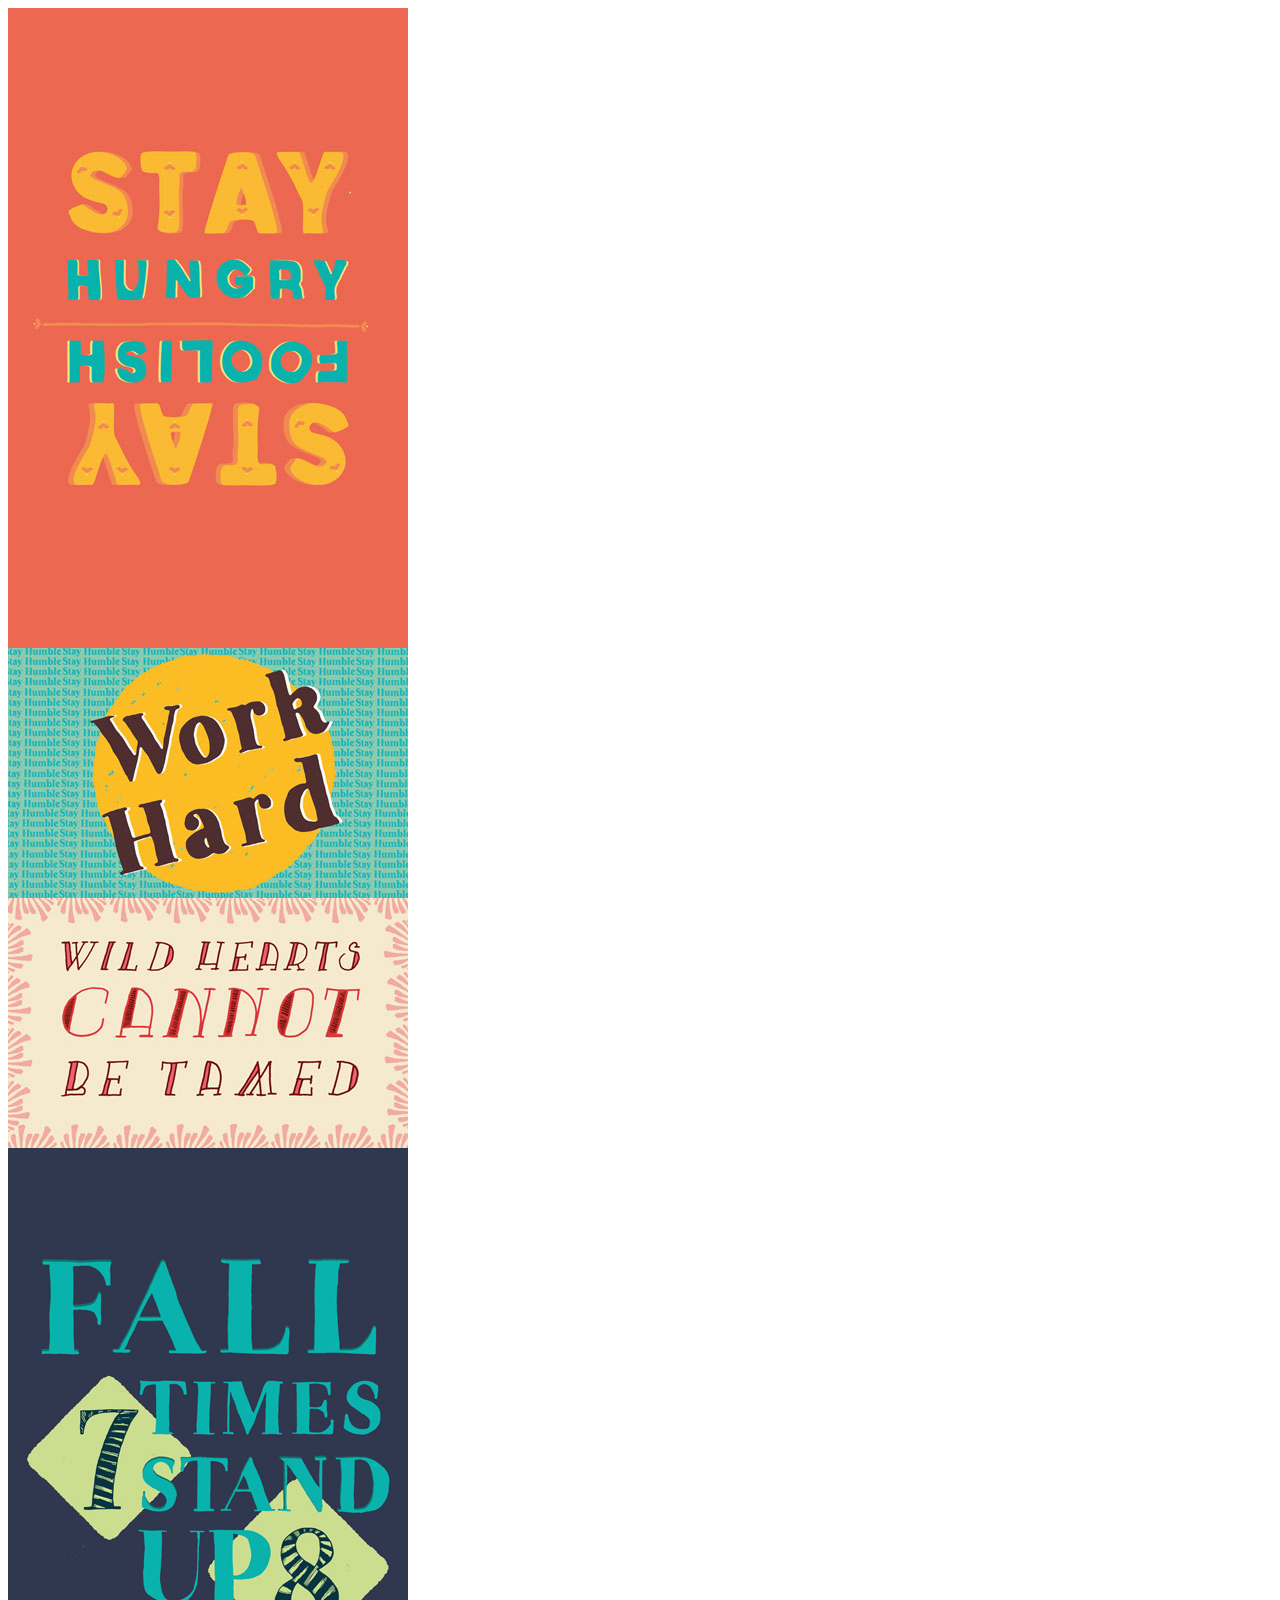
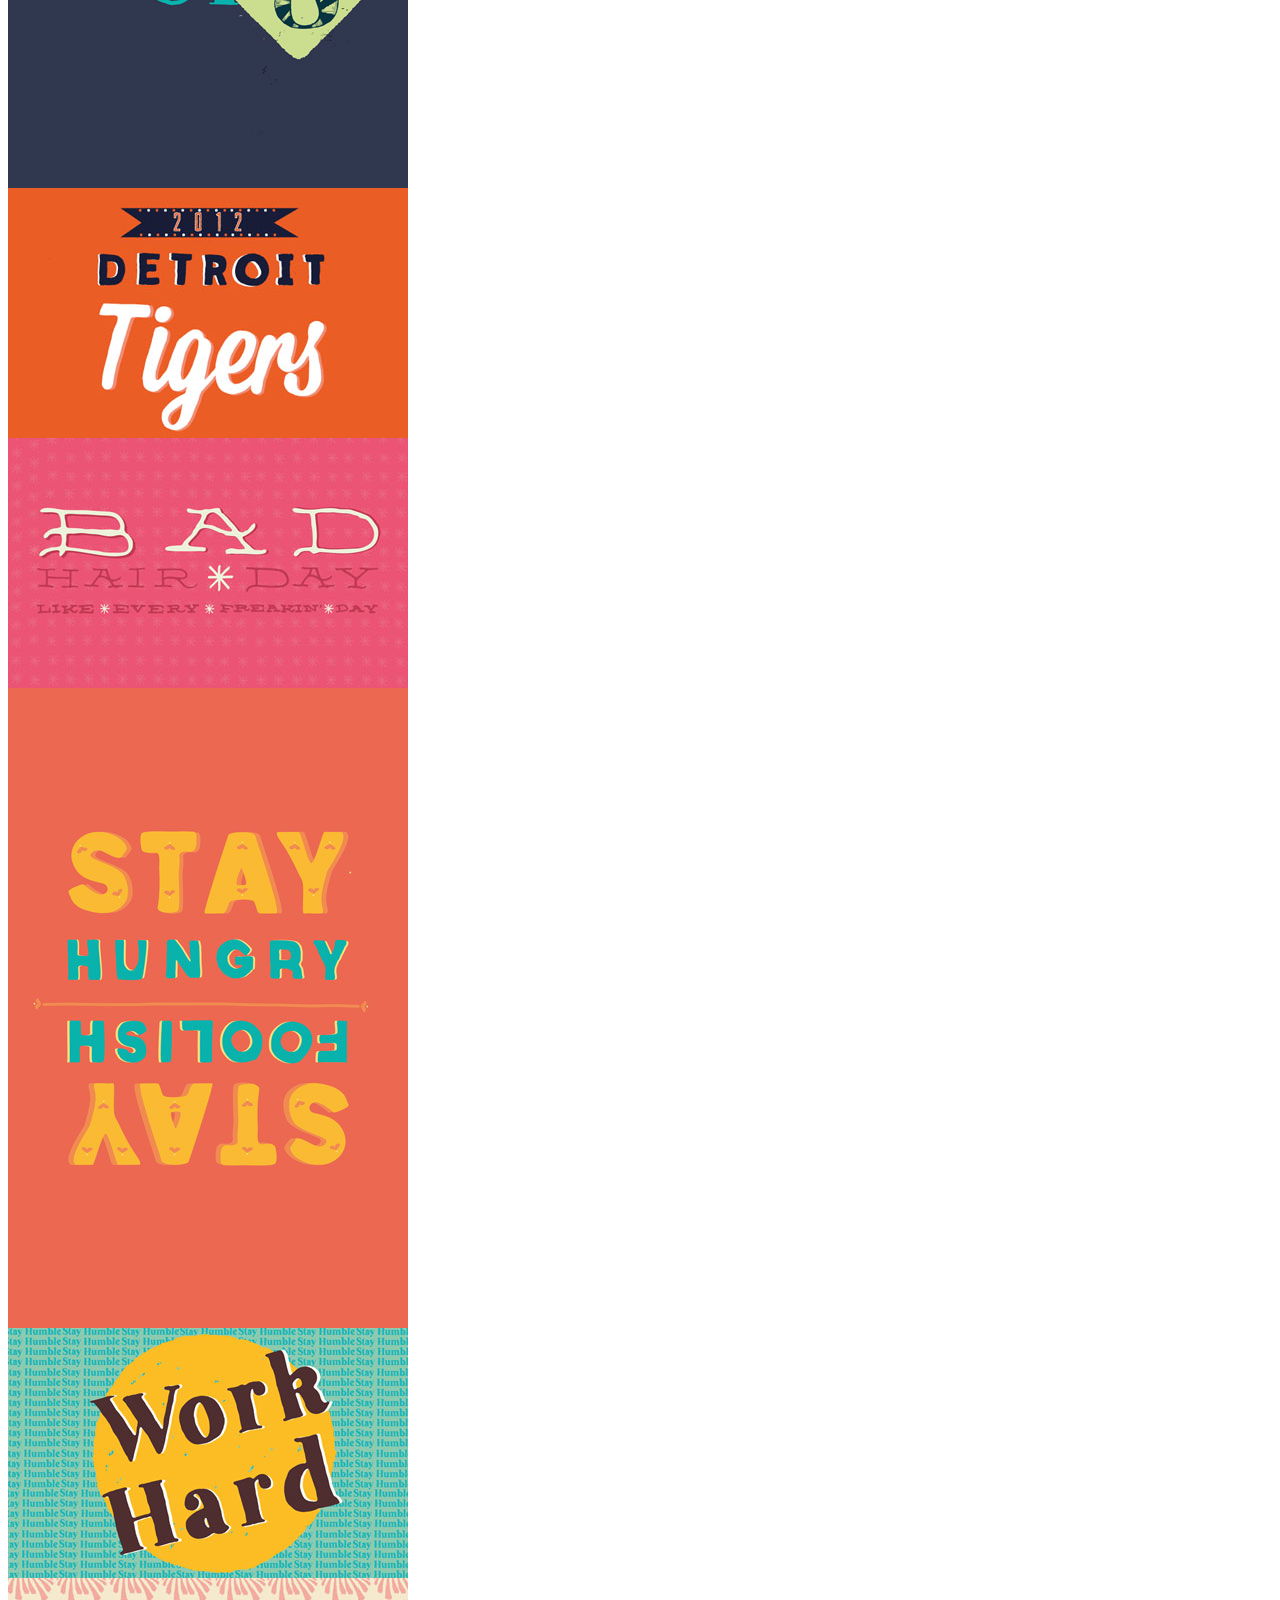
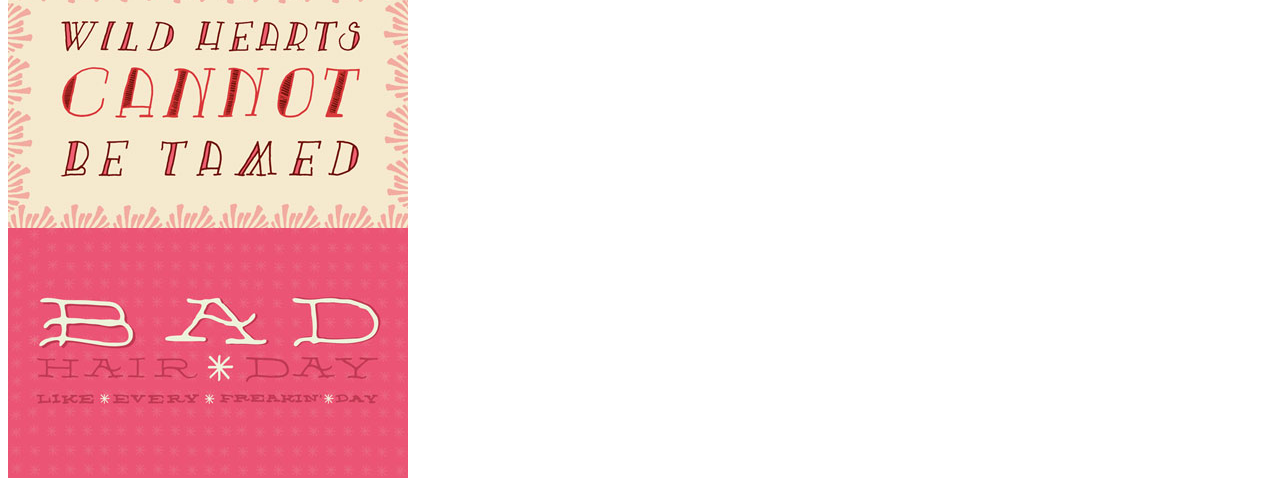
<file: animateme.html>
<!doctype>
<html lang="fr">
<head>
	<meta charset="utf-8">
	<title>animate me owi</title>
<style>
</style>
<script src=""></script>
</head>
<body>

<div id="container">
  <div><img data-scroll-reveal="enter left and move 50px over 1.33s" src="images/1.jpg"></div>
  <div><img data-scroll-reveal="enter left and move 50px over 1.33s" src="images/2.jpg"></div>
  <div><img data-scroll-reveal="enter left and move 50px over 1.33s" src="images/3.jpg"></div>
  <div><img data-scroll-reveal="enter left and move 50px over 1.33s" src="images/4.jpg"></div>
  <div><img data-scroll-reveal="enter left and move 50px over 1.33s" src="images/5.jpg"></div>
  <div><img data-scroll-reveal="enter left and move 50px over 1.33s" src="images/6.jpg"></div>
  <div><img data-scroll-reveal="enter left and move 50px over 1.33s" src="images/1.jpg"></div>
  <div><img data-scroll-reveal="enter left and move 50px over 1.33s" src="images/2.jpg"></div>
  <div><img data-scroll-reveal="enter left and move 50px over 1.33s" src="images/3.jpg"></div>
  <div><img data-scroll-reveal="enter left and move 50px over 1.33s" src="images/6.jpg"></div>
</div>

<script src='js/scrollReveal.min.js'></script>
  <script>

      window.scrollReveal = new scrollReveal();

  </script>
</body>
</html>
</file>
